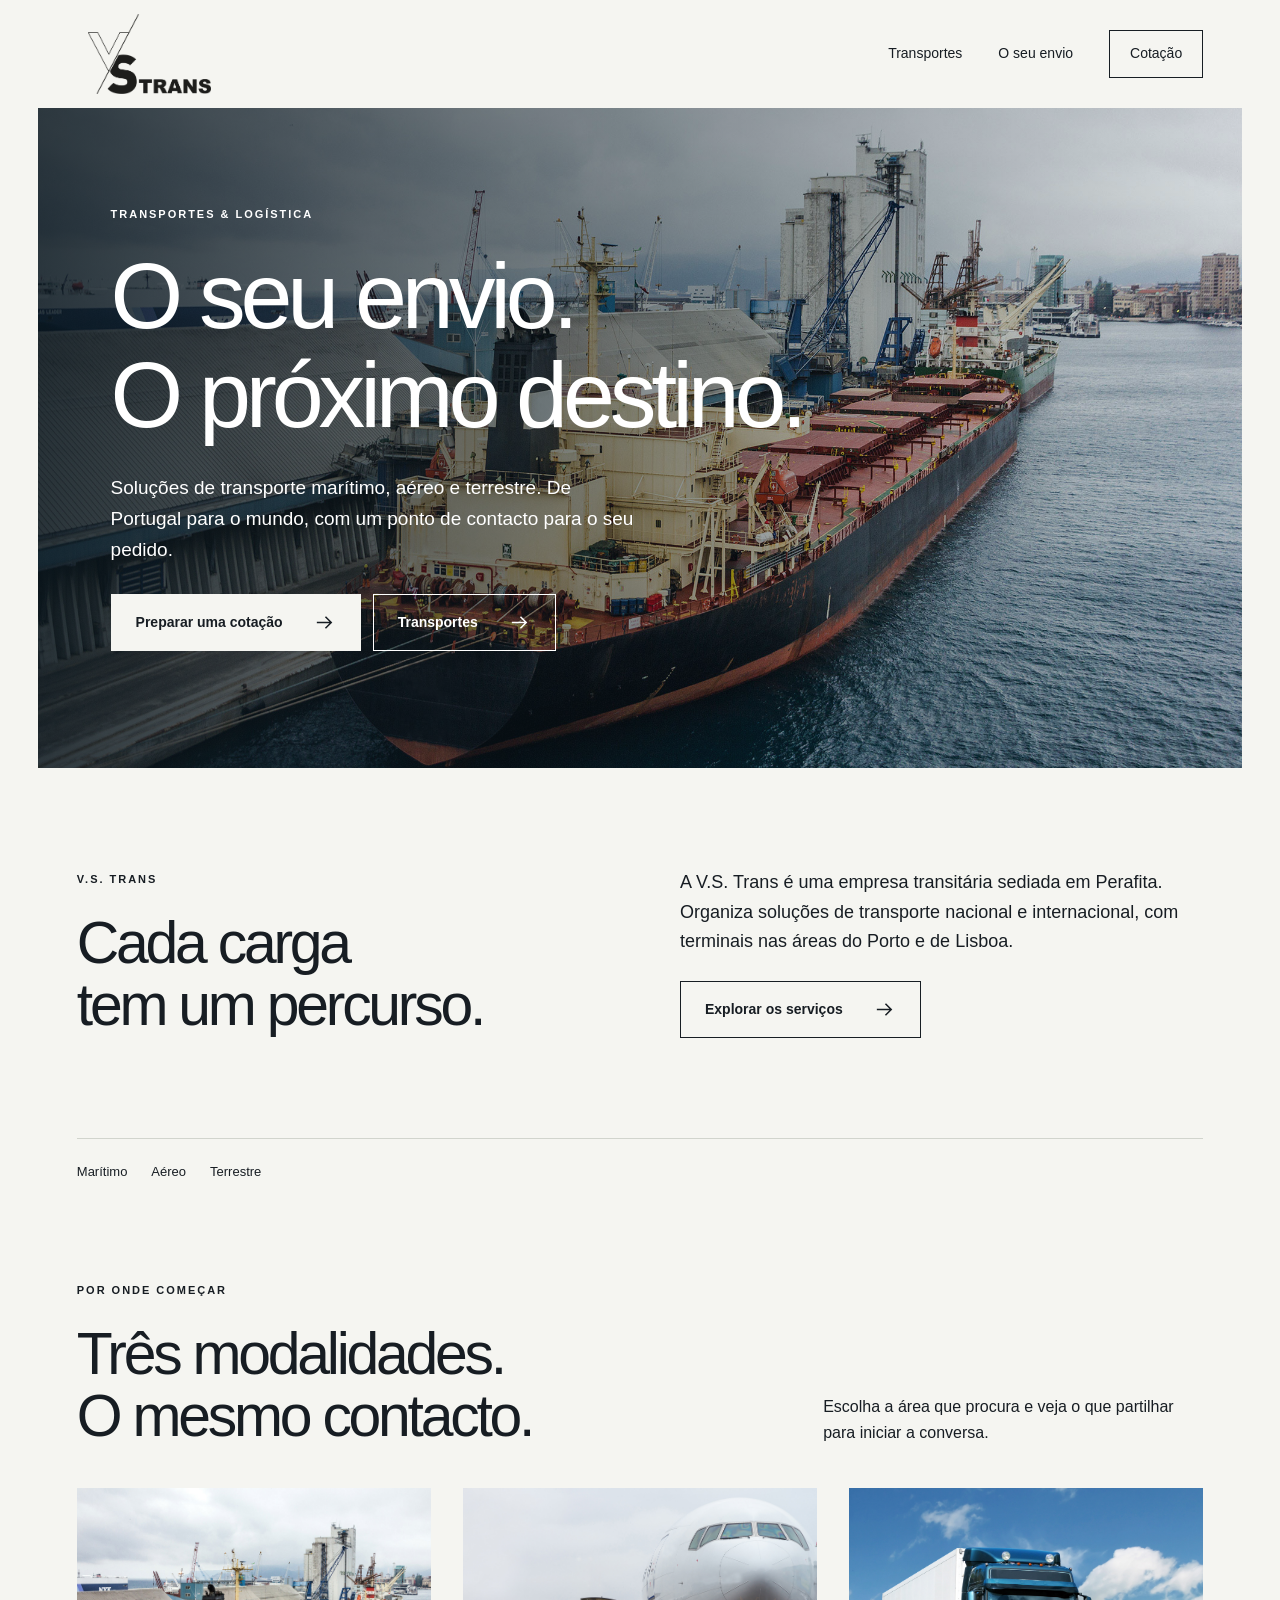
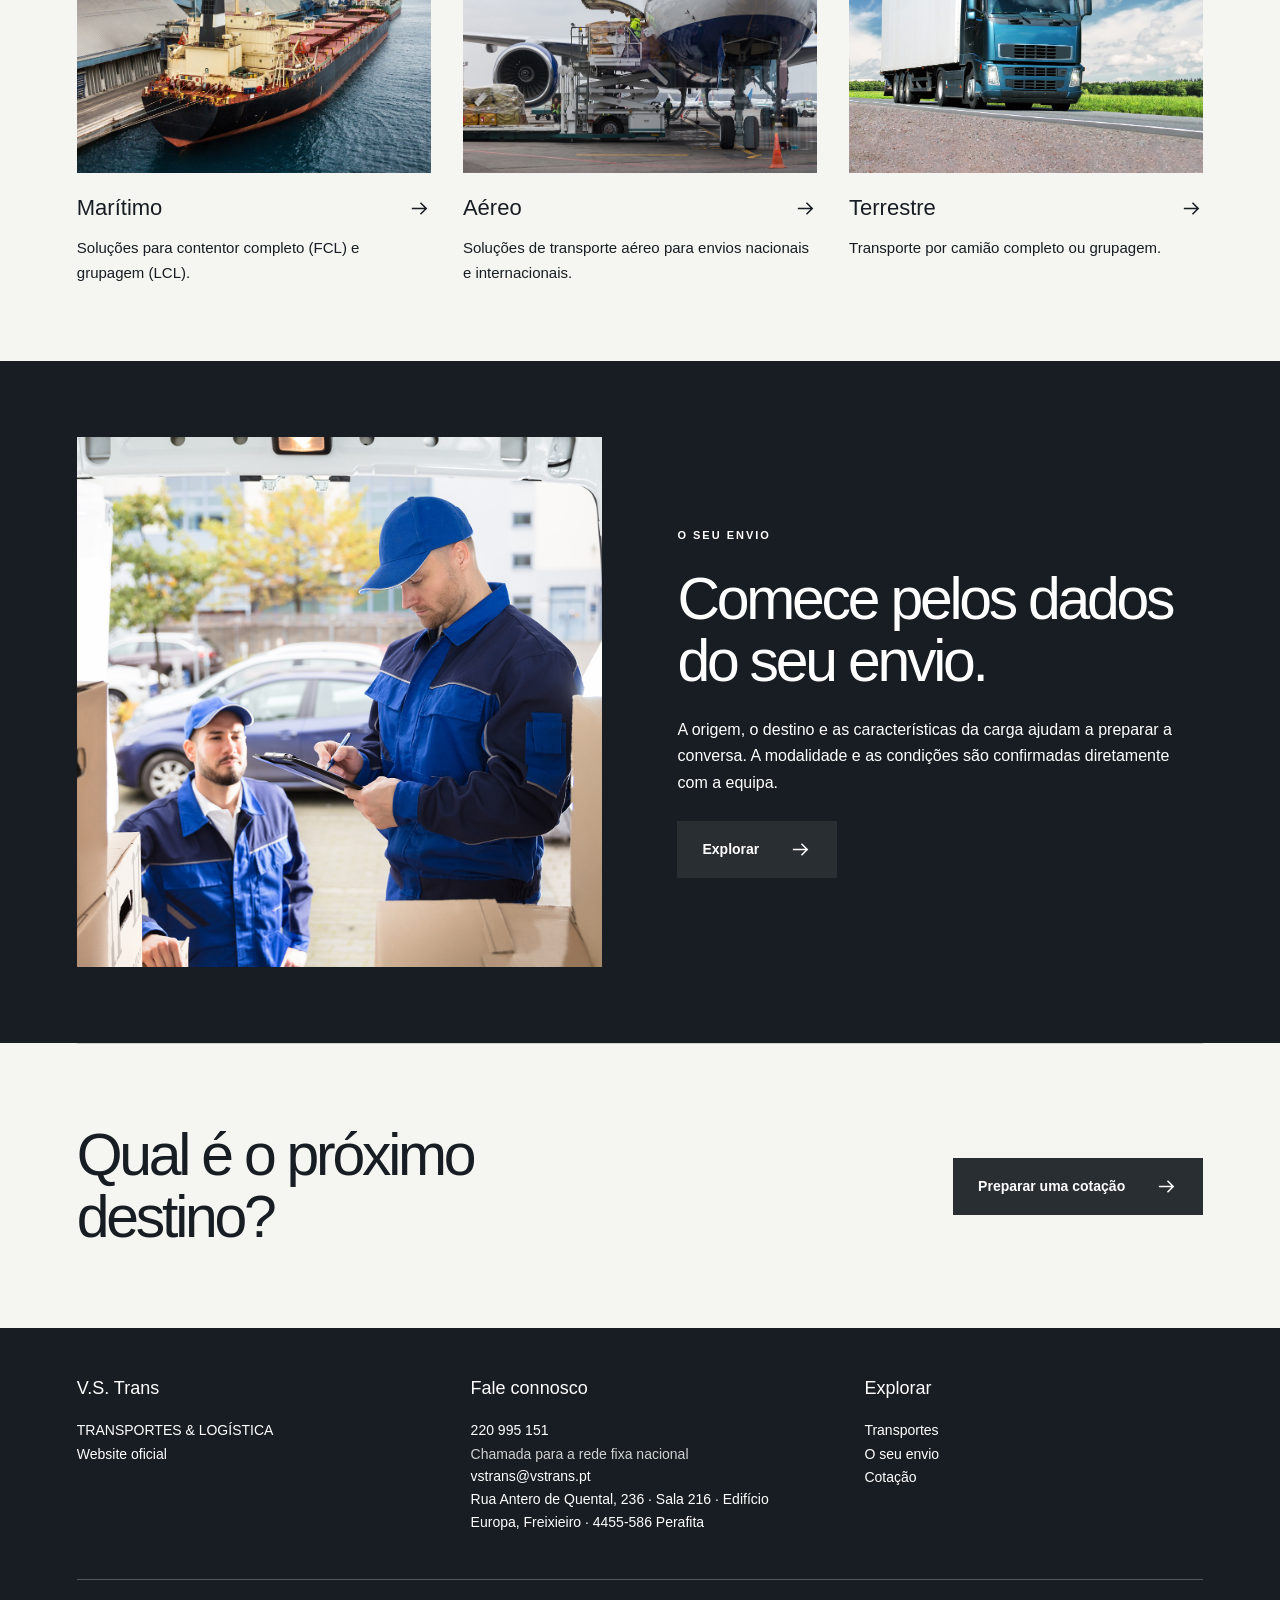
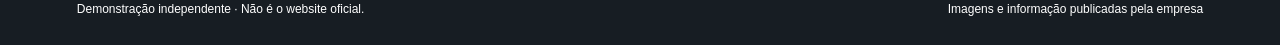
<file: index.html>
<!doctype html><html lang="pt-PT"><head><meta charset="utf-8"><meta name="viewport" content="width=device-width,initial-scale=1"><meta name="robots" content="noindex,nofollow,noarchive"><meta name="description" content="Soluções de transporte marítimo, aéreo e terrestre. De Portugal para o mundo, com um ponto de contacto para o seu pedido."><title>Início · V.S. Trans</title><link rel="stylesheet" href="style.css"><script defer src="app.js"></script></head><body class="vstrans" style="--accent:#292e33;--dark:#171d23;--paper:#f5f5f1;--display:Arial,sans-serif"><a class="skip" href="#conteudo">Saltar para o conteúdo</a><header class="header wrap"><a class="logo" href="index.html" aria-label="V.S. Trans — início"><img src="assets/logo.png" alt="V.S. Trans"></a><button class="menu" aria-expanded="false" aria-controls="nav">Menu</button><nav id="nav" class="nav" aria-label="Navegação principal"><a href="servicos.html">Transportes</a><a href="envio.html">O seu envio</a><a href="contactos.html">Cotação</a></nav></header><main id="conteudo"><section class="hero"><img src="assets/transport-2.jpg" alt="Imagem de apresentação publicada pela V.S. Trans"><div class="wrap"><div class="eyebrow">TRANSPORTES & LOGÍSTICA</div><h1>O seu envio.<br>O próximo destino.</h1><p>Soluções de transporte marítimo, aéreo e terrestre. De Portugal para o mundo, com um ponto de contacto para o seu pedido.</p><div class="actions"><a class="button" href="contactos.html">Preparar uma cotação<svg viewBox="0 0 24 24" aria-hidden="true"><path d="M4 12h15m-6-6 6 6-6 6"/></svg></a><a class="button outline" href="servicos.html">Transportes<svg viewBox="0 0 24 24" aria-hidden="true"><path d="M4 12h15m-6-6 6 6-6 6"/></svg></a></div></div></section><div class="wrap"><section class="intro"><div><div class="eyebrow">V.S. Trans</div><h2>Cada carga<br>tem um percurso.</h2></div><div><p>A V.S. Trans é uma empresa transitária sediada em Perafita. Organiza soluções de transporte nacional e internacional, com terminais nas áreas do Porto e de Lisboa.</p><a class="button outline" href="servicos.html">Explorar os serviços<svg viewBox="0 0 24 24" aria-hidden="true"><path d="M4 12h15m-6-6 6 6-6 6"/></svg></a></div></section><div class="line"><span>Marítimo</span><span>Aéreo</span><span>Terrestre</span></div><section class="section"><div class="heading"><div><div class="eyebrow">Por onde começar</div><h2>Três modalidades.<br>O mesmo contacto.</h2></div><p>Escolha a área que procura e veja o que partilhar para iniciar a conversa.</p></div><div class="grid"><a class="card" href="servicos.html#s0"><img src="assets/transport-2.jpg" alt="Marítimo — imagem de apresentação" loading="lazy"><div class="title"><h3>Marítimo</h3><svg viewBox="0 0 24 24" aria-hidden="true"><path d="M4 12h15m-6-6 6 6-6 6"/></svg></div><p>Soluções para contentor completo (FCL) e grupagem (LCL).</p></a><a class="card" href="servicos.html#s1"><img src="assets/transport-5.jpg" alt="Aéreo — imagem de apresentação" loading="lazy"><div class="title"><h3>Aéreo</h3><svg viewBox="0 0 24 24" aria-hidden="true"><path d="M4 12h15m-6-6 6 6-6 6"/></svg></div><p>Soluções de transporte aéreo para envios nacionais e internacionais.</p></a><a class="card" href="servicos.html#s2"><img src="assets/transport-4.jpg" alt="Terrestre — imagem de apresentação" loading="lazy"><div class="title"><h3>Terrestre</h3><svg viewBox="0 0 24 24" aria-hidden="true"><path d="M4 12h15m-6-6 6 6-6 6"/></svg></div><p>Transporte por camião completo ou grupagem.</p></a></div></section></div><section class="section dark"><div class="wrap split"><img src="assets/transport-1.jpg" alt="Imagem de apresentação publicada pela empresa" loading="lazy"><div><div class="eyebrow">O seu envio</div><h2>Comece pelos dados<br>do seu envio.</h2><p>A origem, o destino e as características da carga ajudam a preparar a conversa. A modalidade e as condições são confirmadas diretamente com a equipa.</p><a class="button" href="envio.html">Explorar<svg viewBox="0 0 24 24" aria-hidden="true"><path d="M4 12h15m-6-6 6 6-6 6"/></svg></a></div></div></section><div class="wrap"><section class="cta"><h2>Qual é o próximo<br>destino?</h2><a class="button" href="contactos.html">Preparar uma cotação<svg viewBox="0 0 24 24" aria-hidden="true"><path d="M4 12h15m-6-6 6 6-6 6"/></svg></a></section></div></main><footer class="footer"><div class="wrap"><div class="footer-grid"><div><h3>V.S. Trans</h3><p>TRANSPORTES &amp; LOGÍSTICA</p><a href="http://www.vstrans.pt/" target="_blank" rel="noopener">Website oficial</a></div><div><h3>Fale connosco</h3><a href="tel:+351220995151">220 995 151</a><p class="small">Chamada para a rede fixa nacional</p><a href="mailto:vstrans@vstrans.pt">vstrans@vstrans.pt</a><p>Rua Antero de Quental, 236 · Sala 216 · Edifício Europa, Freixieiro · 4455-586 Perafita</p></div><div><h3>Explorar</h3><a href="servicos.html">Transportes</a><a href="envio.html">O seu envio</a><a href="contactos.html">Cotação</a></div></div><div class="bottom"><span>Demonstração independente · Não é o website oficial.</span><a href="http://www.vstrans.pt/" target="_blank" rel="noopener">Imagens e informação publicadas pela empresa</a></div></div></footer></body></html>
</file>
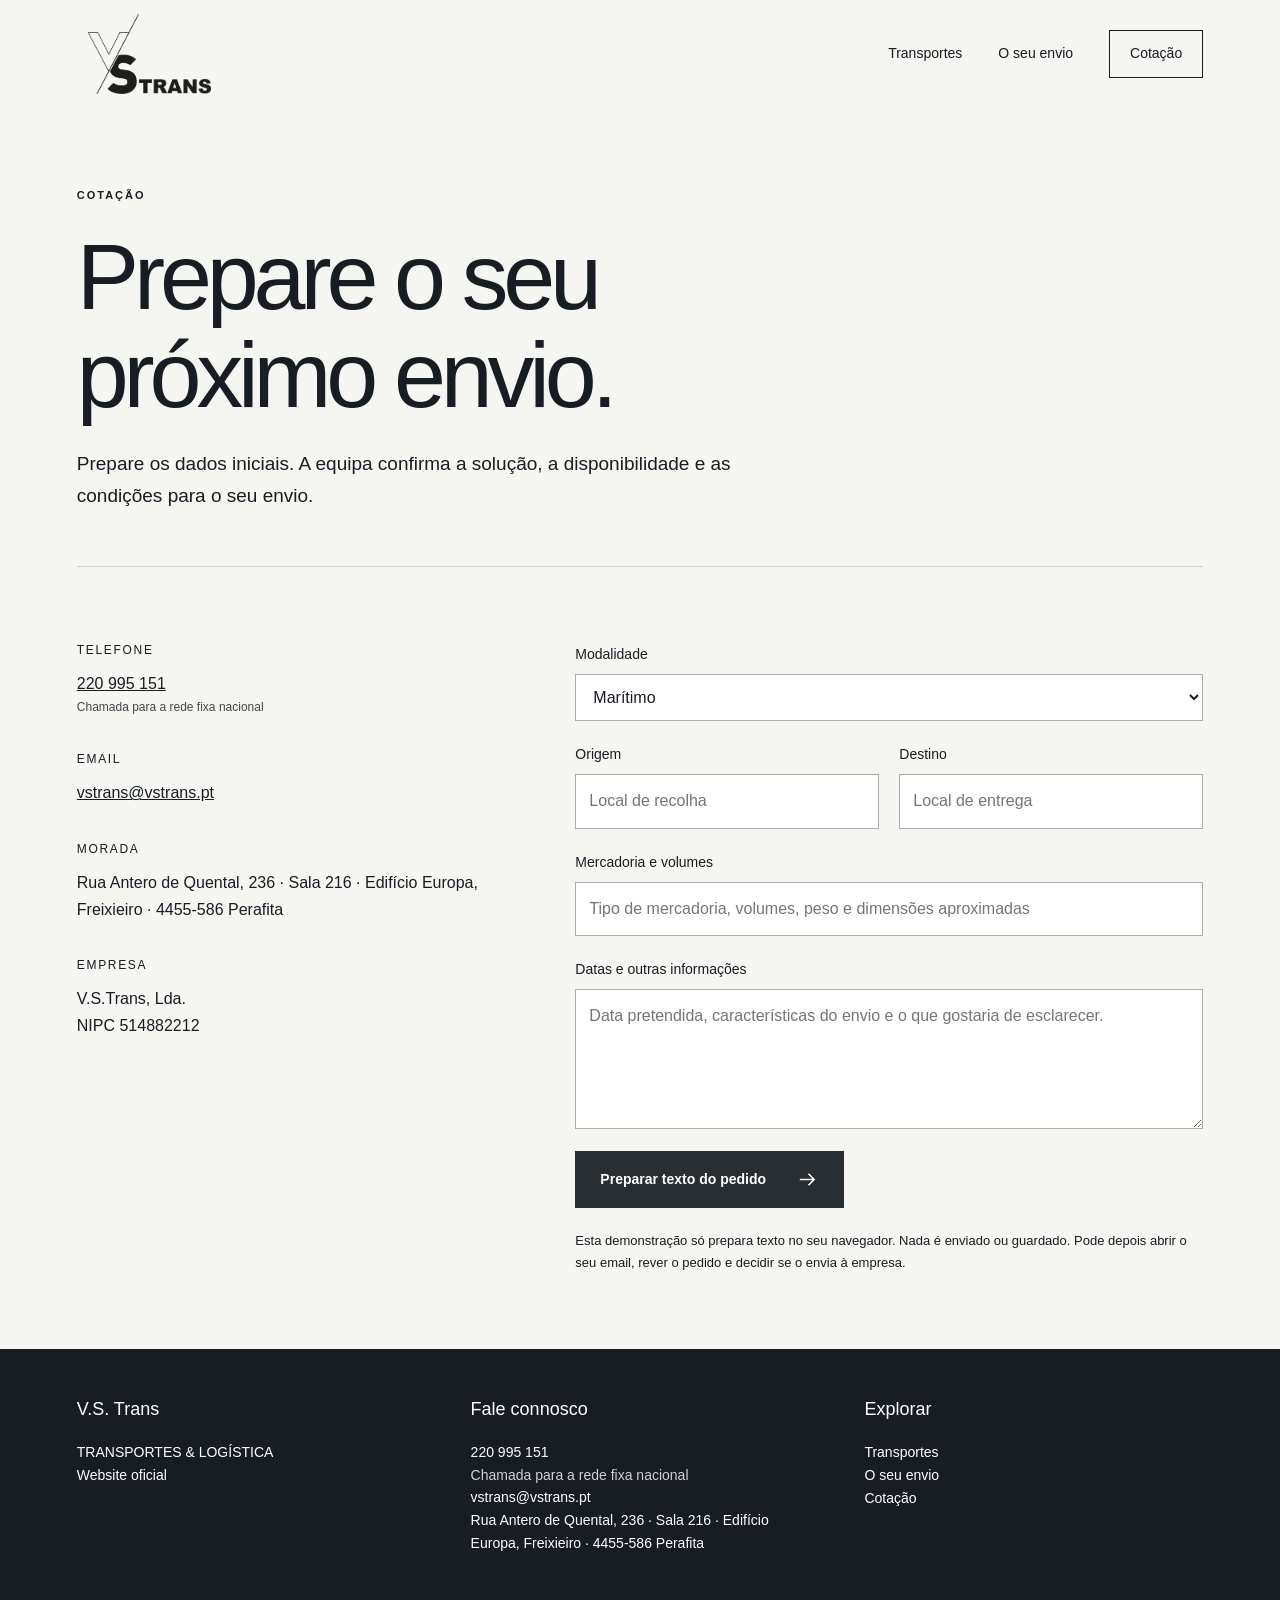
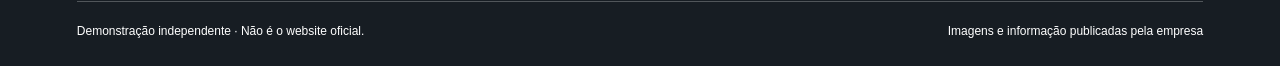
<file: contactos.html>
<!doctype html><html lang="pt-PT"><head><meta charset="utf-8"><meta name="viewport" content="width=device-width,initial-scale=1"><meta name="robots" content="noindex,nofollow,noarchive"><meta name="description" content="Soluções de transporte marítimo, aéreo e terrestre. De Portugal para o mundo, com um ponto de contacto para o seu pedido."><title>Cotação · V.S. Trans</title><link rel="stylesheet" href="style.css"><script defer src="app.js"></script></head><body class="vstrans" style="--accent:#292e33;--dark:#171d23;--paper:#f5f5f1;--display:Arial,sans-serif"><a class="skip" href="#conteudo">Saltar para o conteúdo</a><header class="header wrap"><a class="logo" href="index.html" aria-label="V.S. Trans — início"><img src="assets/logo.png" alt="V.S. Trans"></a><button class="menu" aria-expanded="false" aria-controls="nav">Menu</button><nav id="nav" class="nav" aria-label="Navegação principal"><a href="servicos.html">Transportes</a><a href="envio.html">O seu envio</a><a href="contactos.html" aria-current="page">Cotação</a></nav></header><main id="conteudo"><div class="wrap"><section class="page-top"><div class="eyebrow">Cotação</div><h1>Prepare o seu<br>próximo envio.</h1><p>Prepare os dados iniciais. A equipa confirma a solução, a disponibilidade e as condições para o seu envio.</p></section><section class="section contact-layout"><div><div class="detail"><h3>Telefone</h3><a href="tel:+351220995151">220 995 151</a><p class="small">Chamada para a rede fixa nacional</p></div><div class="detail"><h3>Email</h3><a href="mailto:vstrans@vstrans.pt">vstrans@vstrans.pt</a></div><div class="detail"><h3>Morada</h3><p>Rua Antero de Quental, 236 · Sala 216 · Edifício Europa, Freixieiro · 4455-586 Perafita</p></div><div class="detail"><h3>Empresa</h3><p>V.S.Trans, Lda.</p><p>NIPC 514882212</p></div></div><div><form id="request-form" data-email="vstrans@vstrans.pt"><div class="field"><label for="service">Modalidade</label><select id="service" name="Serviço"><option>Marítimo</option><option>Aéreo</option><option>Terrestre</option></select></div><div class="field-grid"><div class="field"><label for="origin">Origem</label><input id="origin" name="Origem" required placeholder="Local de recolha"></div><div class="field"><label for="destination">Destino</label><input id="destination" name="Destino" required placeholder="Local de entrega"></div></div><div class="field"><label for="cargo">Mercadoria e volumes</label><input id="cargo" name="Carga" required placeholder="Tipo de mercadoria, volumes, peso e dimensões aproximadas"></div><div class="field"><label for="message">Datas e outras informações</label><textarea id="message" name="Descrição" required placeholder="Data pretendida, características do envio e o que gostaria de esclarecer."></textarea></div><button class="button" type="submit">Preparar texto do pedido<svg viewBox="0 0 24 24" aria-hidden="true"><path d="M4 12h15m-6-6 6 6-6 6"/></svg></button><p class="form-note">Esta demonstração só prepara texto no seu navegador. Nada é enviado ou guardado. Pode depois abrir o seu email, rever o pedido e decidir se o envia à empresa.</p></form><div class="result" id="result" hidden aria-live="polite"><strong>Pré-visualização do pedido — nada foi enviado</strong><pre></pre><a class="button" href="#">Abrir no meu email<svg viewBox="0 0 24 24" aria-hidden="true"><path d="M4 12h15m-6-6 6 6-6 6"/></svg></a></div></div></section></div></main><footer class="footer"><div class="wrap"><div class="footer-grid"><div><h3>V.S. Trans</h3><p>TRANSPORTES &amp; LOGÍSTICA</p><a href="http://www.vstrans.pt/" target="_blank" rel="noopener">Website oficial</a></div><div><h3>Fale connosco</h3><a href="tel:+351220995151">220 995 151</a><p class="small">Chamada para a rede fixa nacional</p><a href="mailto:vstrans@vstrans.pt">vstrans@vstrans.pt</a><p>Rua Antero de Quental, 236 · Sala 216 · Edifício Europa, Freixieiro · 4455-586 Perafita</p></div><div><h3>Explorar</h3><a href="servicos.html">Transportes</a><a href="envio.html">O seu envio</a><a href="contactos.html">Cotação</a></div></div><div class="bottom"><span>Demonstração independente · Não é o website oficial.</span><a href="http://www.vstrans.pt/" target="_blank" rel="noopener">Imagens e informação publicadas pela empresa</a></div></div></footer></body></html>
</file>
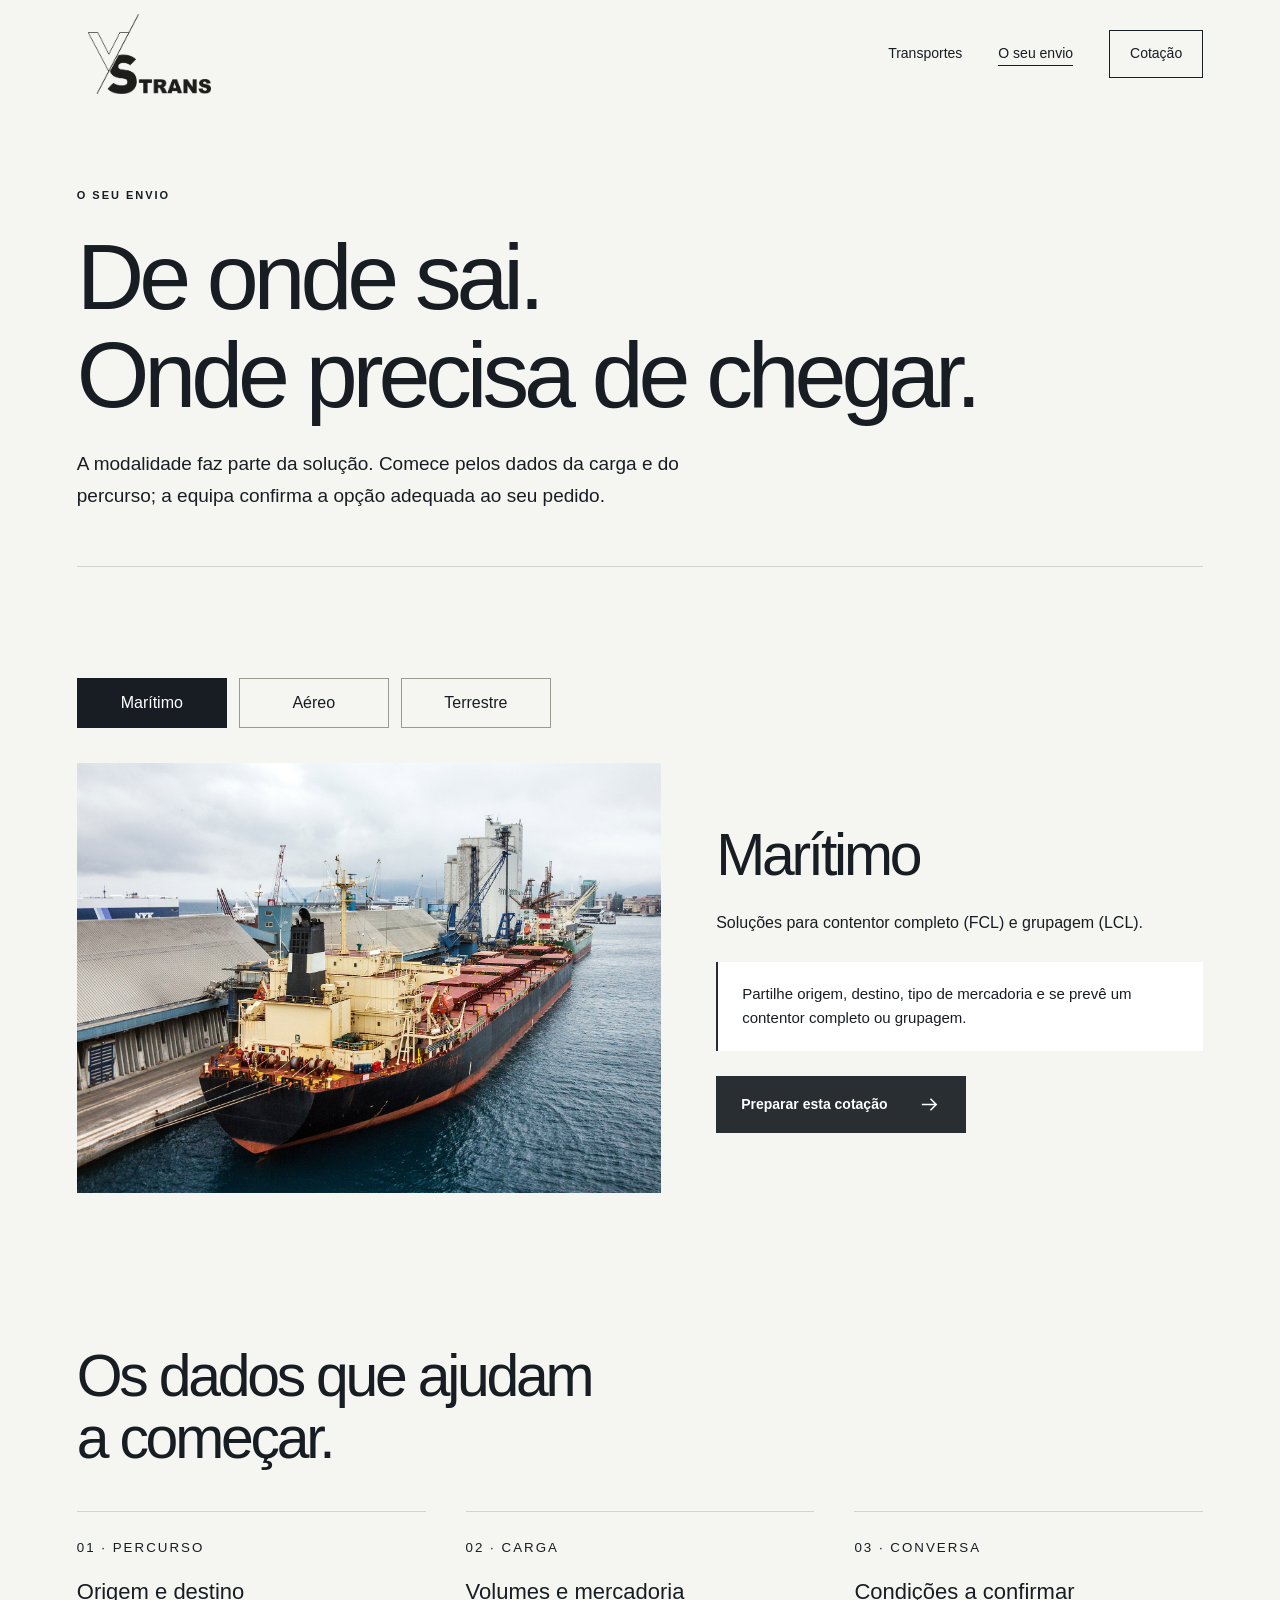
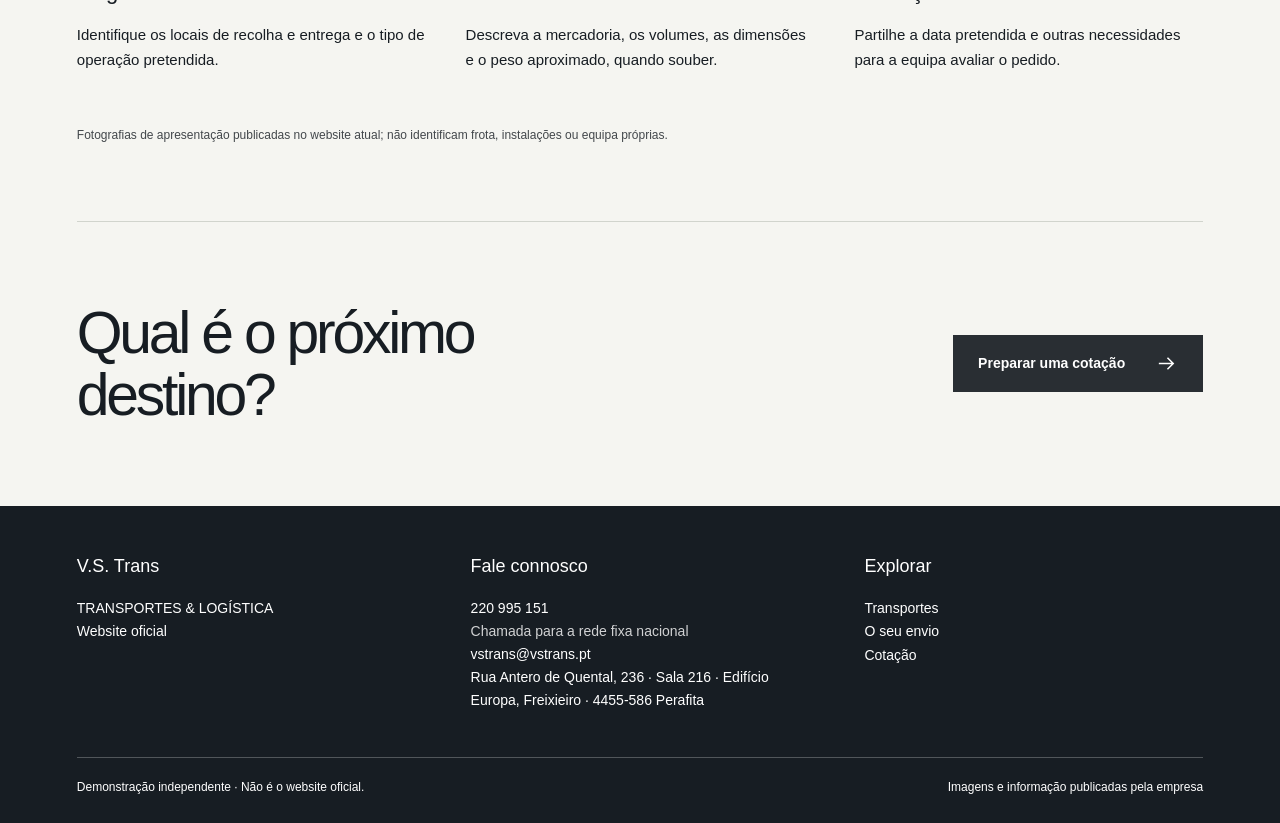
<file: envio.html>
<!doctype html><html lang="pt-PT"><head><meta charset="utf-8"><meta name="viewport" content="width=device-width,initial-scale=1"><meta name="robots" content="noindex,nofollow,noarchive"><meta name="description" content="Soluções de transporte marítimo, aéreo e terrestre. De Portugal para o mundo, com um ponto de contacto para o seu pedido."><title>O seu envio · V.S. Trans</title><link rel="stylesheet" href="style.css"><script defer src="app.js"></script></head><body class="vstrans" style="--accent:#292e33;--dark:#171d23;--paper:#f5f5f1;--display:Arial,sans-serif"><a class="skip" href="#conteudo">Saltar para o conteúdo</a><header class="header wrap"><a class="logo" href="index.html" aria-label="V.S. Trans — início"><img src="assets/logo.png" alt="V.S. Trans"></a><button class="menu" aria-expanded="false" aria-controls="nav">Menu</button><nav id="nav" class="nav" aria-label="Navegação principal"><a href="servicos.html">Transportes</a><a href="envio.html" aria-current="page">O seu envio</a><a href="contactos.html">Cotação</a></nav></header><main id="conteudo"><div class="wrap"><section class="page-top"><div class="eyebrow">O seu envio</div><h1>De onde sai.<br>Onde precisa de chegar.</h1><p>A modalidade faz parte da solução. Comece pelos dados da carga e do percurso; a equipa confirma a opção adequada ao seu pedido.</p></section><section class="section"><div class="route" aria-label="Explorar modalidades"><button data-route="0" aria-pressed="true">Marítimo</button><button data-route="1" aria-pressed="false">Aéreo</button><button data-route="2" aria-pressed="false">Terrestre</button></div><div class="route-panel"><img id="route-image" src="assets/transport-2.jpg" alt="Imagem de apresentação: transporte marítimo"><div><h2 id="route-title">Marítimo</h2><p id="route-copy">Soluções para contentor completo (FCL) e grupagem (LCL).</p><div class="prepare" id="route-prep">Partilhe origem, destino, tipo de mercadoria e se prevê um contentor completo ou grupagem.</div><a class="button" id="route-link" href="contactos.html?servico=Mar%C3%ADtimo">Preparar esta cotação<svg viewBox="0 0 24 24" aria-hidden="true"><path d="M4 12h15m-6-6 6 6-6 6"/></svg></a></div></div></section><section class="section"><div class="heading"><h2>Os dados que ajudam<br>a começar.</h2></div><div class="steps"><article><small>01 · PERCURSO</small><h3>Origem e destino</h3><p>Identifique os locais de recolha e entrega e o tipo de operação pretendida.</p></article><article><small>02 · CARGA</small><h3>Volumes e mercadoria</h3><p>Descreva a mercadoria, os volumes, as dimensões e o peso aproximado, quando souber.</p></article><article><small>03 · CONVERSA</small><h3>Condições a confirmar</h3><p>Partilhe a data pretendida e outras necessidades para a equipa avaliar o pedido.</p></article></div><p class="small gallery-note">Fotografias de apresentação publicadas no website atual; não identificam frota, instalações ou equipa próprias.</p></section></div><script id="service-data" type="application/json">[["Marítimo", "Soluções para contentor completo (FCL) e grupagem (LCL).", "transport-2.jpg", "Partilhe origem, destino, tipo de mercadoria e se prevê um contentor completo ou grupagem."], ["Aéreo", "Soluções de transporte aéreo para envios nacionais e internacionais.", "transport-5.jpg", "Indique origem, destino, dimensões, peso aproximado e data pretendida."], ["Terrestre", "Transporte por camião completo ou grupagem.", "transport-4.jpg", "Diga onde recolher e entregar, quantos volumes prevê e as características da carga."]]</script><div class="wrap"><section class="cta"><h2>Qual é o próximo<br>destino?</h2><a class="button" href="contactos.html">Preparar uma cotação<svg viewBox="0 0 24 24" aria-hidden="true"><path d="M4 12h15m-6-6 6 6-6 6"/></svg></a></section></div></main><footer class="footer"><div class="wrap"><div class="footer-grid"><div><h3>V.S. Trans</h3><p>TRANSPORTES &amp; LOGÍSTICA</p><a href="http://www.vstrans.pt/" target="_blank" rel="noopener">Website oficial</a></div><div><h3>Fale connosco</h3><a href="tel:+351220995151">220 995 151</a><p class="small">Chamada para a rede fixa nacional</p><a href="mailto:vstrans@vstrans.pt">vstrans@vstrans.pt</a><p>Rua Antero de Quental, 236 · Sala 216 · Edifício Europa, Freixieiro · 4455-586 Perafita</p></div><div><h3>Explorar</h3><a href="servicos.html">Transportes</a><a href="envio.html">O seu envio</a><a href="contactos.html">Cotação</a></div></div><div class="bottom"><span>Demonstração independente · Não é o website oficial.</span><a href="http://www.vstrans.pt/" target="_blank" rel="noopener">Imagens e informação publicadas pela empresa</a></div></div></footer></body></html>
</file>
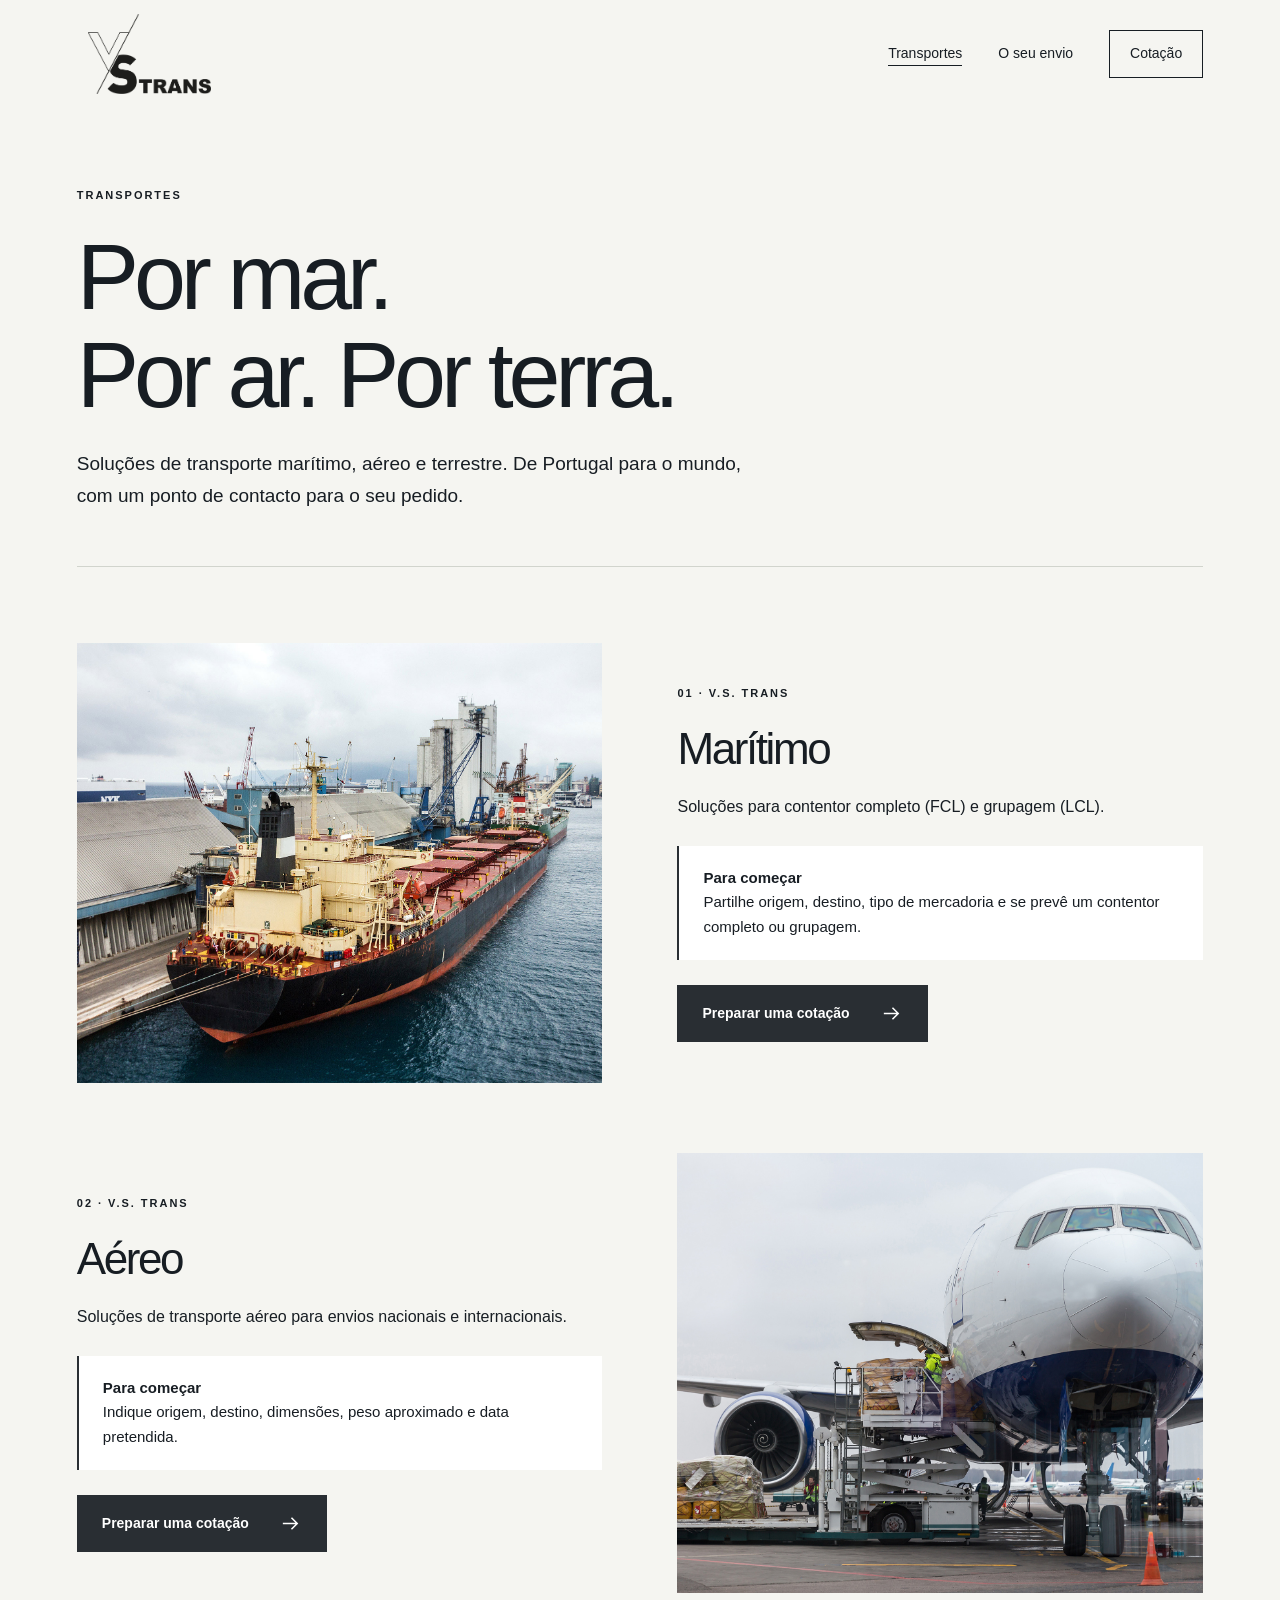
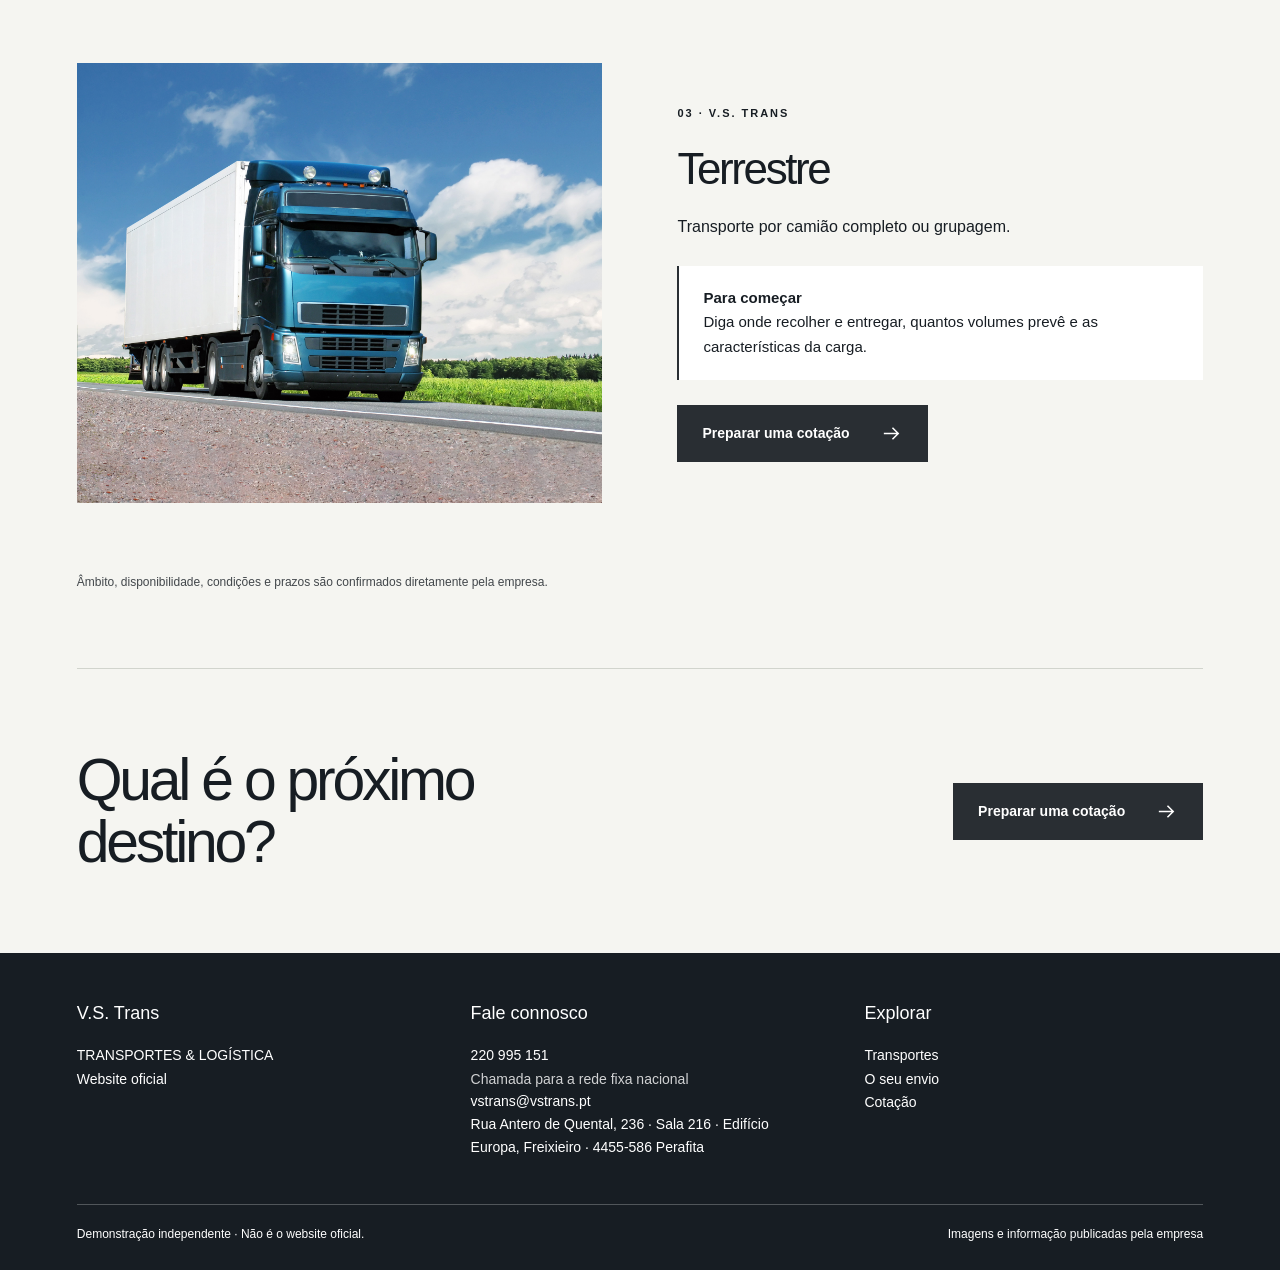
<file: servicos.html>
<!doctype html><html lang="pt-PT"><head><meta charset="utf-8"><meta name="viewport" content="width=device-width,initial-scale=1"><meta name="robots" content="noindex,nofollow,noarchive"><meta name="description" content="Soluções de transporte marítimo, aéreo e terrestre. De Portugal para o mundo, com um ponto de contacto para o seu pedido."><title>Transportes · V.S. Trans</title><link rel="stylesheet" href="style.css"><script defer src="app.js"></script></head><body class="vstrans" style="--accent:#292e33;--dark:#171d23;--paper:#f5f5f1;--display:Arial,sans-serif"><a class="skip" href="#conteudo">Saltar para o conteúdo</a><header class="header wrap"><a class="logo" href="index.html" aria-label="V.S. Trans — início"><img src="assets/logo.png" alt="V.S. Trans"></a><button class="menu" aria-expanded="false" aria-controls="nav">Menu</button><nav id="nav" class="nav" aria-label="Navegação principal"><a href="servicos.html" aria-current="page">Transportes</a><a href="envio.html">O seu envio</a><a href="contactos.html">Cotação</a></nav></header><main id="conteudo"><div class="wrap"><section class="page-top"><div class="eyebrow">Transportes</div><h1>Por mar.<br>Por ar. Por terra.</h1><p>Soluções de transporte marítimo, aéreo e terrestre. De Portugal para o mundo, com um ponto de contacto para o seu pedido.</p></section><section class="section"><article class="service-row" id="s0"><img src="assets/transport-2.jpg" alt="Imagem de apresentação: Marítimo" loading="lazy"><div><div class="eyebrow">01 · V.S. Trans</div><h2>Marítimo</h2><p>Soluções para contentor completo (FCL) e grupagem (LCL).</p><div class="prepare"><strong>Para começar</strong><br>Partilhe origem, destino, tipo de mercadoria e se prevê um contentor completo ou grupagem.</div><a class="button" href="contactos.html?servico=Mar%C3%ADtimo">Preparar uma cotação<svg viewBox="0 0 24 24" aria-hidden="true"><path d="M4 12h15m-6-6 6 6-6 6"/></svg></a></div></article><article class="service-row" id="s1"><img src="assets/transport-5.jpg" alt="Imagem de apresentação: Aéreo" loading="lazy"><div><div class="eyebrow">02 · V.S. Trans</div><h2>Aéreo</h2><p>Soluções de transporte aéreo para envios nacionais e internacionais.</p><div class="prepare"><strong>Para começar</strong><br>Indique origem, destino, dimensões, peso aproximado e data pretendida.</div><a class="button" href="contactos.html?servico=A%C3%A9reo">Preparar uma cotação<svg viewBox="0 0 24 24" aria-hidden="true"><path d="M4 12h15m-6-6 6 6-6 6"/></svg></a></div></article><article class="service-row" id="s2"><img src="assets/transport-4.jpg" alt="Imagem de apresentação: Terrestre" loading="lazy"><div><div class="eyebrow">03 · V.S. Trans</div><h2>Terrestre</h2><p>Transporte por camião completo ou grupagem.</p><div class="prepare"><strong>Para começar</strong><br>Diga onde recolher e entregar, quantos volumes prevê e as características da carga.</div><a class="button" href="contactos.html?servico=Terrestre">Preparar uma cotação<svg viewBox="0 0 24 24" aria-hidden="true"><path d="M4 12h15m-6-6 6 6-6 6"/></svg></a></div></article><p class="small">Âmbito, disponibilidade, condições e prazos são confirmados diretamente pela empresa.</p></section></div><div class="wrap"><section class="cta"><h2>Qual é o próximo<br>destino?</h2><a class="button" href="contactos.html">Preparar uma cotação<svg viewBox="0 0 24 24" aria-hidden="true"><path d="M4 12h15m-6-6 6 6-6 6"/></svg></a></section></div></main><footer class="footer"><div class="wrap"><div class="footer-grid"><div><h3>V.S. Trans</h3><p>TRANSPORTES &amp; LOGÍSTICA</p><a href="http://www.vstrans.pt/" target="_blank" rel="noopener">Website oficial</a></div><div><h3>Fale connosco</h3><a href="tel:+351220995151">220 995 151</a><p class="small">Chamada para a rede fixa nacional</p><a href="mailto:vstrans@vstrans.pt">vstrans@vstrans.pt</a><p>Rua Antero de Quental, 236 · Sala 216 · Edifício Europa, Freixieiro · 4455-586 Perafita</p></div><div><h3>Explorar</h3><a href="servicos.html">Transportes</a><a href="envio.html">O seu envio</a><a href="contactos.html">Cotação</a></div></div><div class="bottom"><span>Demonstração independente · Não é o website oficial.</span><a href="http://www.vstrans.pt/" target="_blank" rel="noopener">Imagens e informação publicadas pela empresa</a></div></div></footer></body></html>
</file>
<file: style.css>
*{box-sizing:border-box}html{scroll-behavior:smooth}body{margin:0;background:var(--paper);color:var(--dark);font:16px/1.65 Arial,sans-serif}h1,h2,h3,p{margin:0}h1,h2{font-family:var(--display);font-weight:400;letter-spacing:-.055em;line-height:1.05}h1{font-size:clamp(50px,7.3vw,108px)}h2{font-size:clamp(36px,4.6vw,66px)}h3{font-size:22px;font-weight:500;line-height:1.2}a{color:inherit}img{display:block;max-width:100%}button,input,textarea,select{font:inherit}button,a,input,select,textarea{outline-offset:5px}button{cursor:pointer}button:focus-visible,a:focus-visible{outline:3px solid var(--accent)}svg{width:23px;height:23px;fill:none;stroke:currentColor;stroke-width:1.6;flex:none}.wrap{width:min(1240px,88%);margin:auto}.eyebrow{text-transform:uppercase;font-size:11px;letter-spacing:.18em;font-weight:700;margin-bottom:24px}.header{height:108px;display:flex;align-items:center;justify-content:space-between;gap:25px}.logo img{width:145px;max-height:80px;object-fit:contain}.horto-circunvalacao .logo img{width:84px}.nav{display:flex;gap:36px;align-items:center}.nav a{text-decoration:none;font-size:14px}.nav a[aria-current=page]{border-bottom:1px solid}.nav a:last-child{border:1px solid;padding:11px 20px}.menu{display:none;background:transparent;border:1px solid;padding:8px 15px;color:inherit}.hero{position:relative;isolation:isolate;min-height:660px;display:flex;align-items:center;color:white;background:var(--dark)}.hero>img{position:absolute;width:100%;height:100%;object-fit:cover;inset:0;z-index:-2}.hero:after{content:'';position:absolute;inset:0;background:linear-gradient(90deg,#0a171fd9,#0a171f20);z-index:-1}.horto-circunvalacao .hero:after{background:linear-gradient(90deg,#172c20e6,#172c2020)}.hero .wrap{padding:80px 0 100px}.hero p{max-width:530px;font-size:19px;margin:28px 0}.hero h1{max-width:760px}.button{display:inline-flex;align-items:center;justify-content:space-between;gap:30px;text-decoration:none;padding:16px 24px;border:1px solid var(--accent);background:var(--accent);color:white;font-size:14px;font-weight:600}.hero .button{background:var(--paper);border-color:var(--paper);color:var(--dark)}.button.outline{background:transparent;color:inherit;border-color:currentColor}.actions{display:flex;gap:12px;flex-wrap:wrap}.intro{padding:100px 0;display:grid;grid-template-columns:1fr 1fr;gap:80px;align-items:center}.intro p{font-size:18px;max-width:530px}.intro .button{margin-top:24px}.line{border-top:1px solid #969c9060;display:flex;gap:24px;flex-wrap:wrap;padding:22px 0;font-size:13px}.section{padding:76px 0}.heading{display:flex;gap:45px;align-items:end;justify-content:space-between;margin-bottom:42px}.heading p{max-width:380px}.grid{display:grid;grid-template-columns:repeat(3,1fr);gap:32px}.card{text-decoration:none}.card img{width:100%;height:285px;object-fit:cover}.card .title{display:flex;align-items:center;justify-content:space-between;gap:15px;margin:22px 0 14px}.card p{font-size:15px}.split{display:grid;grid-template-columns:1fr 1fr;gap:75px;align-items:center}.split>img{width:100%;height:530px;object-fit:cover}.split p{margin:25px 0}.dark{background:var(--dark);color:white}.cta{padding:80px 0;display:flex;justify-content:space-between;align-items:center;gap:45px;border-top:1px solid #969c9060}.cta h2{max-width:720px}.footer{background:var(--dark);color:white;padding:50px 0 25px}.footer-grid{display:grid;grid-template-columns:1fr 1fr 1fr;gap:55px}.footer h3{font-size:18px;margin-bottom:20px}.footer a{display:block;text-decoration:none;overflow-wrap:anywhere}.footer p,.footer a{font-size:14px}.bottom{border-top:1px solid #ffffff40;margin-top:45px;padding-top:20px;display:flex;gap:25px;justify-content:space-between;font-size:12px}.bottom a{font-size:12px}.small{font-size:12px;line-height:1.6;opacity:.8}.page-top{padding:78px 0 55px;border-bottom:1px solid #969c9060}.page-top p{font-size:19px;margin-top:24px;max-width:680px}.service-row{display:grid;grid-template-columns:1fr 1fr;gap:75px;align-items:center;margin-bottom:70px;scroll-margin-top:25px}.service-row:nth-child(even)>img{order:2}.service-row>img{width:100%;height:440px;object-fit:cover}.service-row h2{font-size:44px}.service-row p{margin:22px 0}.prepare{padding:20px 24px;border-left:2px solid var(--accent);background:white;font-size:15px;margin:25px 0}.filters{display:flex;gap:10px;flex-wrap:wrap;margin-bottom:28px}.filters button,.route button{border:1px solid #969c90;background:transparent;color:inherit;padding:11px 22px}.filters button[aria-pressed=true],.route button[aria-pressed=true]{background:var(--dark);color:white;border-color:var(--dark)}.gallery{display:grid;grid-template-columns:1fr 1fr;gap:40px 30px}.gallery button{border:0;padding:0;background:transparent;text-align:left;color:inherit}.gallery img{width:100%;height:390px;object-fit:cover}.gallery strong{display:block;font-size:20px;font-weight:400;margin:10px 0}.gallery small{font-size:11px;text-transform:uppercase;letter-spacing:.15em}.gallery button[hidden]{display:none}.gallery .caption{padding:20px 0}.gallery-note{margin-top:35px}.route{display:flex;gap:12px;flex-wrap:wrap;margin:35px 0}.route button{min-width:150px}.route-panel{display:grid;grid-template-columns:1.2fr 1fr;gap:55px;align-items:center}.route-panel>img{width:100%;height:430px;object-fit:cover}.route-panel p{margin:25px 0}.steps{display:grid;grid-template-columns:repeat(3,1fr);gap:40px}.steps article{border-top:1px solid #969c9060;padding-top:25px}.steps small{display:block;margin-bottom:20px;letter-spacing:.15em}.steps p{margin:18px 0;font-size:15px}.contact-layout{display:grid;grid-template-columns:.8fr 1.2fr;gap:80px}.detail{margin-bottom:35px}.detail h3{font-size:12px;text-transform:uppercase;letter-spacing:.14em;margin-bottom:14px}.detail a{display:block;overflow-wrap:anywhere}.field{display:grid;gap:8px;margin-bottom:22px}.field label{font-size:14px}.field input,.field select,.field textarea{padding:13px;border:1px solid #a9afa6;background:white;color:var(--dark);width:100%;border-radius:0}.field textarea{min-height:140px;resize:vertical}.field-grid{display:grid;grid-template-columns:1fr 1fr;gap:20px}.form-note{font-size:13px;margin-top:22px}.result{margin-top:30px;padding:25px;background:white;border-left:3px solid var(--accent)}.result pre{white-space:pre-wrap;font:inherit;font-size:15px;overflow-wrap:anywhere;margin:20px 0}.result[hidden]{display:none}dialog{border:0;padding:22px;background:var(--paper);color:var(--dark);width:min(960px,94vw);max-height:94vh}dialog::backdrop{background:#000b}dialog img{max-height:70vh;object-fit:contain;margin:20px auto}.close{display:block;margin-left:auto;padding:9px 16px;background:var(--dark);color:white;border:0}.skip{position:absolute;left:-9999px}.skip:focus{left:12px;top:12px;background:white;color:black;padding:12px;z-index:10}.vstrans h1,.vstrans h2{font-weight:500}.vstrans .hero{margin:0 3%}.vstrans .hero img{object-position:center}.horto-circunvalacao .card img{border-radius:110px 110px 0 0}.horto-circunvalacao .card:nth-child(2) img{border-radius:0}.horto-circunvalacao .hero img{object-position:70% center}@media(max-width:900px){.grid{gap:20px}.card img{height:230px}.intro,.split,.service-row,.contact-layout{gap:35px}.footer-grid{gap:30px}.nav{gap:20px}.heading{gap:25px}}@media(max-width:650px){.header{height:86px;position:relative}.logo img{max-width:125px;max-height:66px}.horto-circunvalacao .logo img{width:65px}.menu{display:block}.nav{display:none;position:absolute;top:80px;left:-7%;right:-7%;padding:25px 7%;background:var(--paper);z-index:9;align-items:stretch;flex-direction:column;gap:22px;border-bottom:1px solid #969c9060}.nav.open{display:flex}.nav a:last-child{text-align:center}.hero{min-height:640px}.hero .wrap{padding:70px 0 85px}.hero p{font-size:17px}.vstrans .hero{margin:0}.hero:after{background:linear-gradient(90deg,#0a171feb,#0a171f55)}.horto-circunvalacao .hero:after{background:linear-gradient(90deg,#172c20eb,#172c2055)}.intro,.split,.service-row,.contact-layout,.route-panel{grid-template-columns:1fr;gap:30px}.intro{padding:65px 0}.intro p{font-size:17px}.section{padding:55px 0}.heading{display:block}.heading p{margin-top:24px}.grid{grid-template-columns:1fr;gap:38px}.card img{height:330px}.split>img{height:370px}.cta{display:block;padding:55px 0}.cta .button{margin-top:30px}.footer-grid{grid-template-columns:1fr;gap:32px}.bottom{display:block}.bottom a{margin-top:12px}.page-top{padding:55px 0 40px}.page-top p{font-size:17px}.service-row{margin-bottom:55px}.service-row:nth-child(even)>img{order:0}.service-row>img{height:330px}.service-row h2{font-size:36px}.gallery{grid-template-columns:1fr;gap:30px}.gallery img{height:350px}.route{display:grid;grid-template-columns:repeat(3,1fr);gap:8px}.route button{min-width:0;padding:10px 8px;font-size:13px}.route-panel>img{height:320px}.steps{grid-template-columns:1fr;gap:30px}.field-grid{grid-template-columns:1fr;gap:0}.line{gap:12px}.button{max-width:100%;gap:20px}.contact-layout{gap:45px}}@media(prefers-reduced-motion:reduce){html{scroll-behavior:auto}}
</file>
